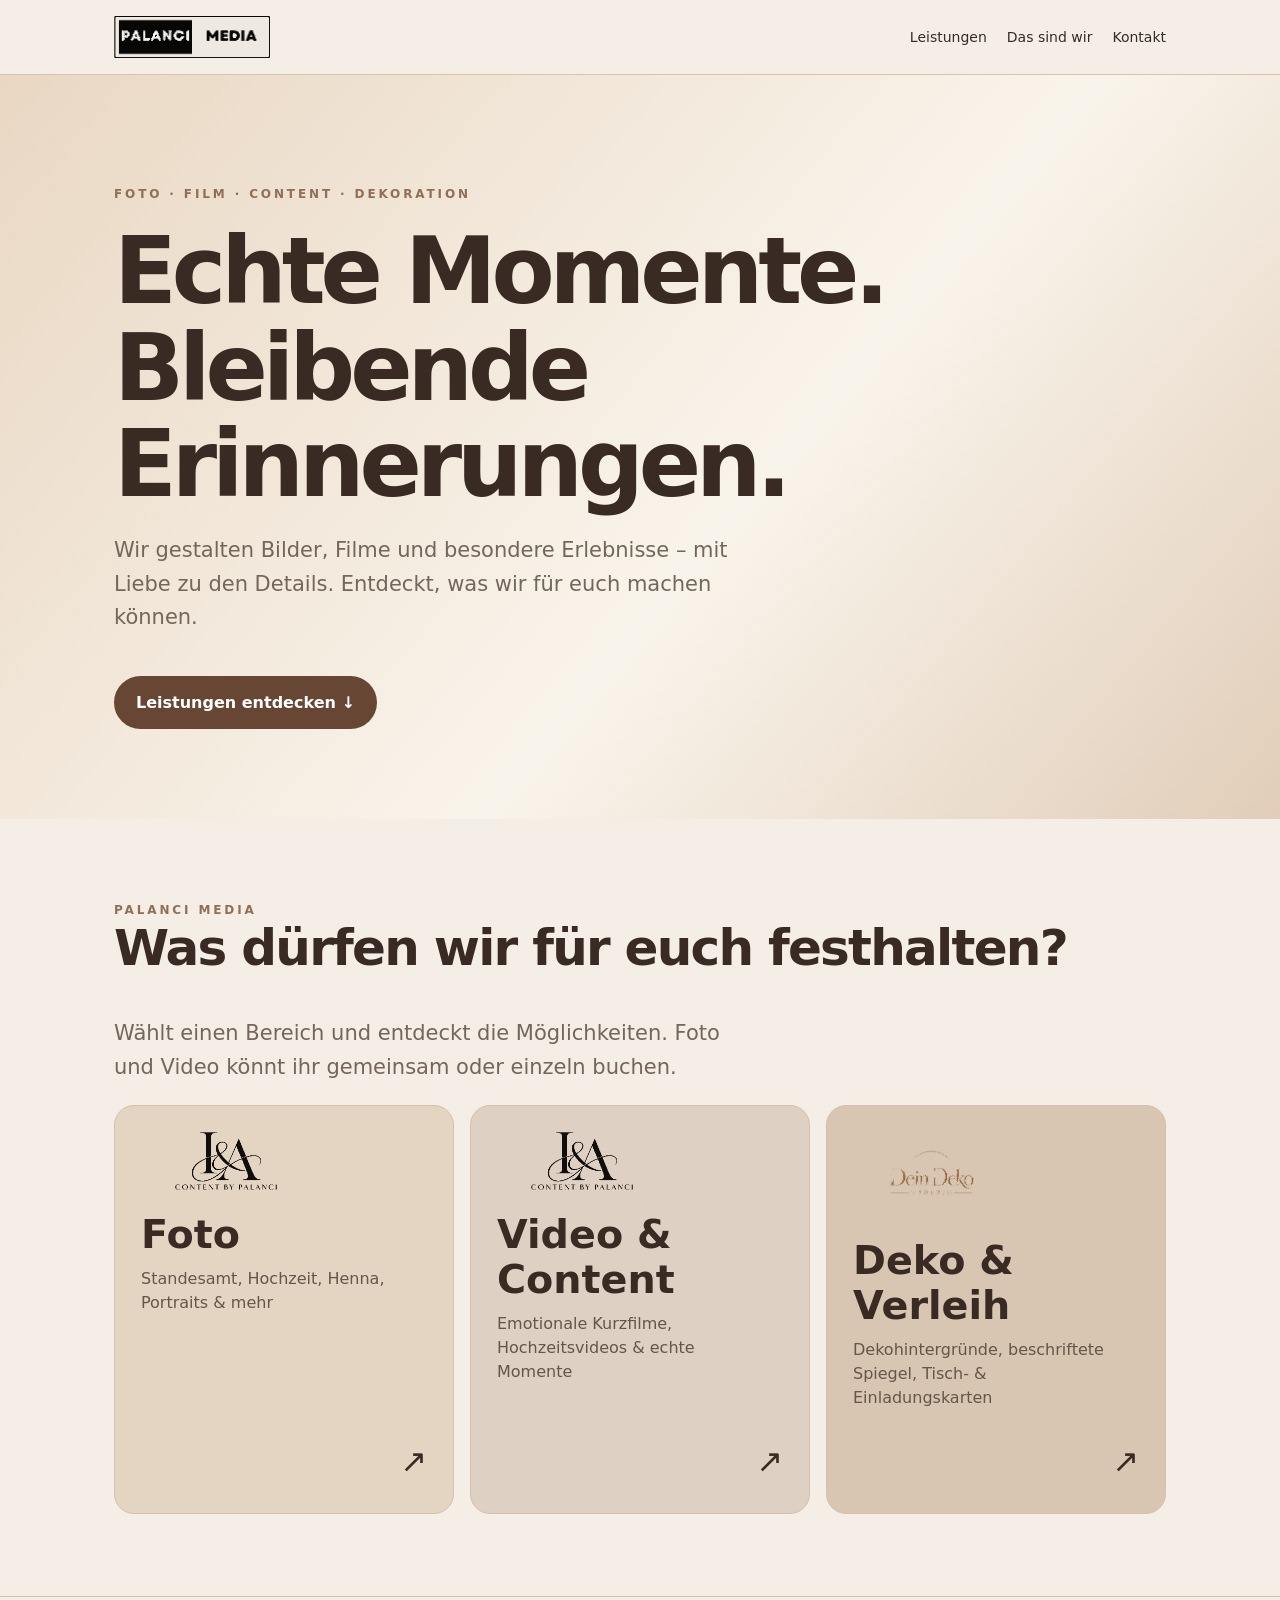
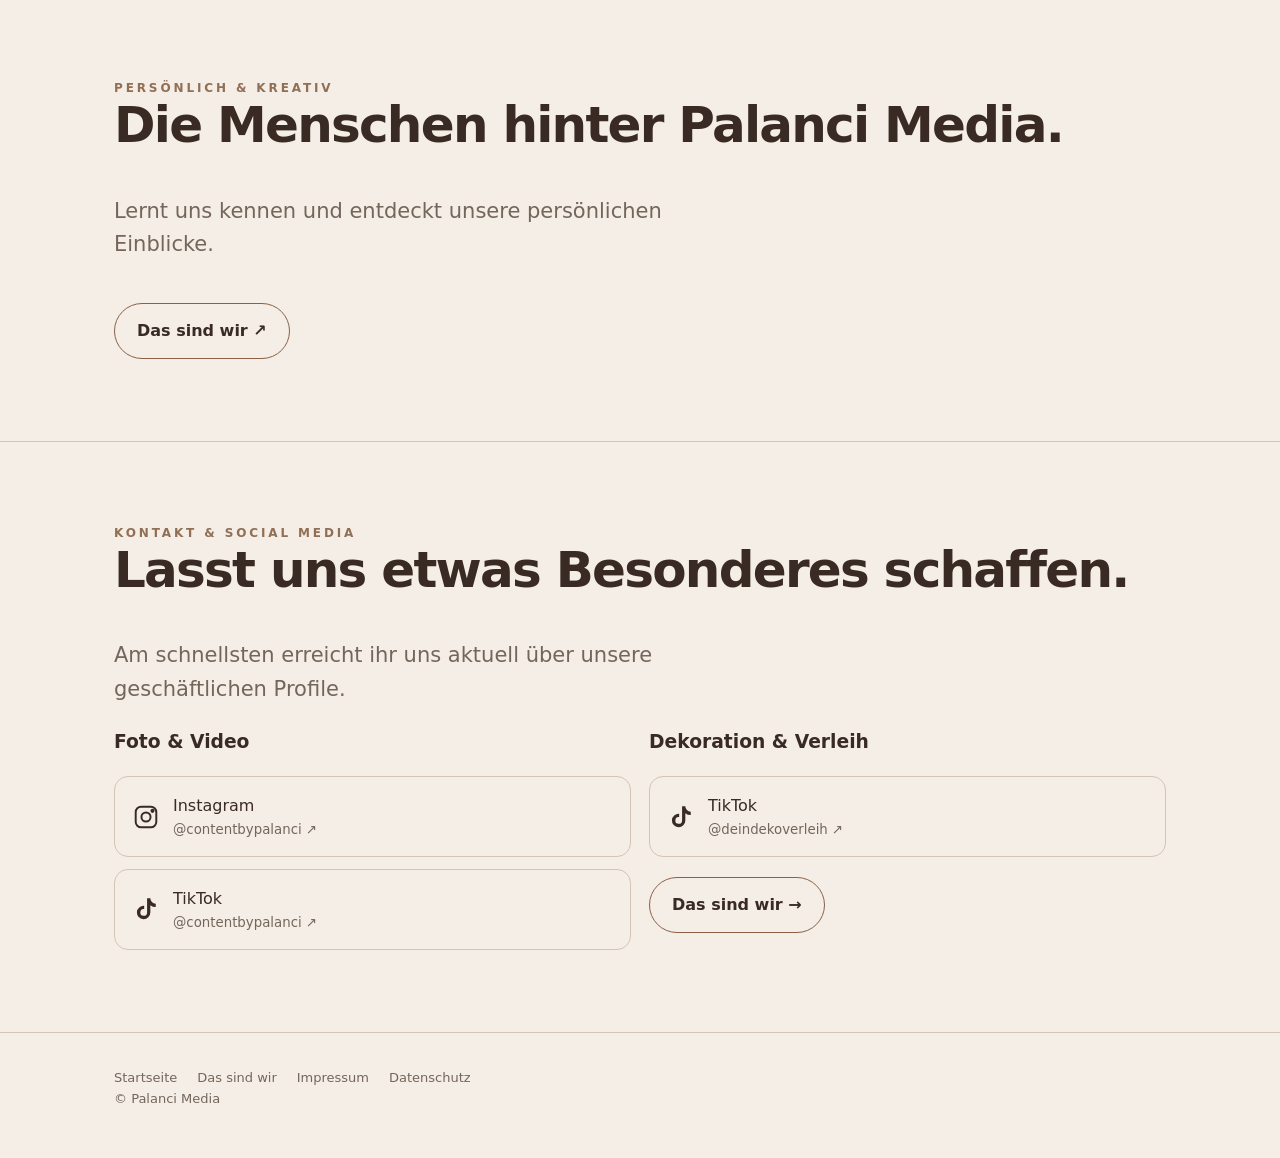
<file: index.html>
<!doctype html><html lang="de"><head><meta charset="utf-8"><meta name="viewport" content="width=device-width,initial-scale=1"><meta name="theme-color" content="#f4eee6"><meta name="description" content="Palanci Media – Fotografie, Videografie, Content Creation und Dekoration. Entdecke unsere Leistungen."><title>Palanci Media | Foto · Video · Deko</title><link rel="stylesheet" href="styles.css"></head><body><header><nav class="wrap nav"><a href="index.html" class="brand" aria-label="Palanci Media"><span class="brand-logo brand-logo-palanci"><img src="assets/palanci.png" alt="Palanci Media"></span></a><div class="navlinks"><a href="index.html#leistungen">Leistungen</a><a href="ueber-uns.html">Das sind wir</a><a href="index.html#kontakt">Kontakt</a></div></nav></header><main><div class="hero"><div class="wrap"><div class="eyebrow">Foto · Film · Content · Dekoration</div><h1>Echte Momente.<br>Bleibende Erinnerungen.</h1><p class="lead">Wir gestalten Bilder, Filme und besondere Erlebnisse – mit Liebe zu den Details. Entdeckt, was wir für euch machen können.</p><a class="btn" href="#leistungen">Leistungen entdecken ↓</a></div></div><section id="leistungen"><div class="wrap"><div class="eyebrow">Palanci Media</div><h2>Was dürfen wir für euch festhalten?</h2><p class="lead">Wählt einen Bereich und entdeckt die Möglichkeiten. Foto und Video könnt ihr gemeinsam oder einzeln buchen.</p><div class="category-grid"><a class="category-link" href="fotografie.html"><span class="brand-logo brand-logo-content"><img src="assets/content.png" alt="Content by Palanci"></span><h3>Foto</h3><p>Standesamt, Hochzeit, Henna, Portraits & mehr</p><span class="arrow">↗</span></a><a class="category-link" href="video-content.html"><span class="brand-logo brand-logo-content"><img src="assets/content.png" alt="Content by Palanci"></span><h3>Video &<br>Content</h3><p>Emotionale Kurzfilme, Hochzeitsvideos & echte Momente</p><span class="arrow">↗</span></a><a class="category-link" href="dekoration.html"><span class="brand-logo brand-logo-deko"><img src="assets/deko.png" alt="Dein Dekoverleih"></span><h3>Deko &<br>Verleih</h3><p>Dekohintergründe, beschriftete Spiegel, Tisch- & Einladungskarten</p><span class="arrow">↗</span></a></div></div></section><section><div class="wrap"><div class="eyebrow">Persönlich & kreativ</div><h2>Die Menschen hinter Palanci Media.</h2><p class="lead">Lernt uns kennen und entdeckt unsere persönlichen Einblicke.</p><a class="btn ghost" href="ueber-uns.html">Das sind wir ↗</a></div></section><section id="kontakt"><div class="wrap"><div class="eyebrow">Kontakt & Social Media</div><h2>Lasst uns etwas Besonderes schaffen.</h2><p class="lead">Am schnellsten erreicht ihr uns aktuell über unsere geschäftlichen Profile.</p><div class="grid"><div><h3>Foto & Video</h3><div class="social"><a href="https://www.instagram.com/contentbypalanci/" target="_blank" rel="noopener noreferrer"><svg viewBox="0 0 24 24" fill="none" stroke="currentColor" stroke-width="1.8" aria-hidden="true"><rect x="2.5" y="2.5" width="19" height="19" rx="5"/><circle cx="12" cy="12" r="4.2"/><circle cx="18" cy="6.3" r="1" fill="currentColor"/></svg><span>Instagram<small>@contentbypalanci ↗</small></span></a><a href="https://www.tiktok.com/@contentbypalanci" target="_blank" rel="noopener noreferrer"><svg viewBox="0 0 24 24" fill="currentColor" aria-hidden="true"><path d="M16 2h-3v13.2a3.1 3.1 0 1 1-2.7-3.1V9a6.2 6.2 0 1 0 5.7 6.2V8.5a8 8 0 0 0 5 1.7V7.1A5 5 0 0 1 16 2Z"/></svg><span>TikTok<small>@contentbypalanci ↗</small></span></a></div></div><div><h3>Dekoration & Verleih</h3><div class="social"><a href="https://www.tiktok.com/@deindekoverleih" target="_blank" rel="noopener noreferrer"><svg viewBox="0 0 24 24" fill="currentColor" aria-hidden="true"><path d="M16 2h-3v13.2a3.1 3.1 0 1 1-2.7-3.1V9a6.2 6.2 0 1 0 5.7 6.2V8.5a8 8 0 0 0 5 1.7V7.1A5 5 0 0 1 16 2Z"/></svg><span>TikTok<small>@deindekoverleih ↗</small></span></a></div><p><a href="ueber-uns.html" class="btn ghost">Das sind wir →</a></p></div></div></div></section></main><footer><div class="wrap"><div class="footerlinks"><a href="index.html">Startseite</a><a href="ueber-uns.html">Das sind wir</a><a href="impressum.html">Impressum</a><a href="datenschutz.html">Datenschutz</a></div><p>© Palanci Media</p></div></footer></body></html>
</file>
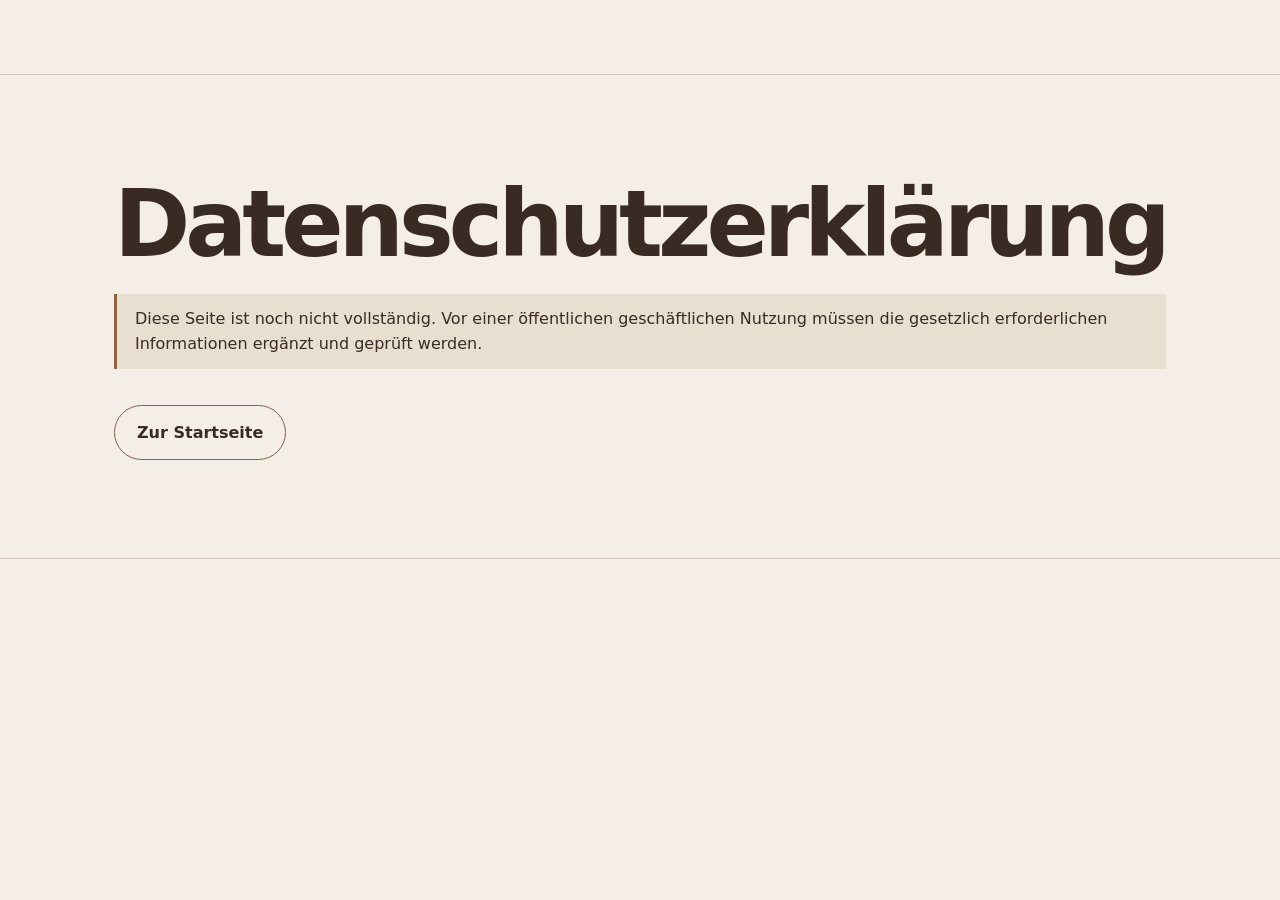
<file: datenschutz.html>
<!doctype html><html lang="de"><head><meta charset="utf-8"><meta name="viewport" content="width=device-width,initial-scale=1"><title>Datenschutzerklärung | Palanci Media</title><link rel="stylesheet" href="styles.css"></head><body><header><nav class="wrap nav"><a class="brand" href="index.html">PALANCI MEDIA</a></nav></header><main><section><div class="wrap"><h1>Datenschutzerklärung</h1><p class="notice">Diese Seite ist noch nicht vollständig. Vor einer öffentlichen geschäftlichen Nutzung müssen die gesetzlich erforderlichen Informationen ergänzt und geprüft werden.</p><p><a class="btn ghost" href="index.html">Zur Startseite</a></p></div></section></main></body></html>
</file>
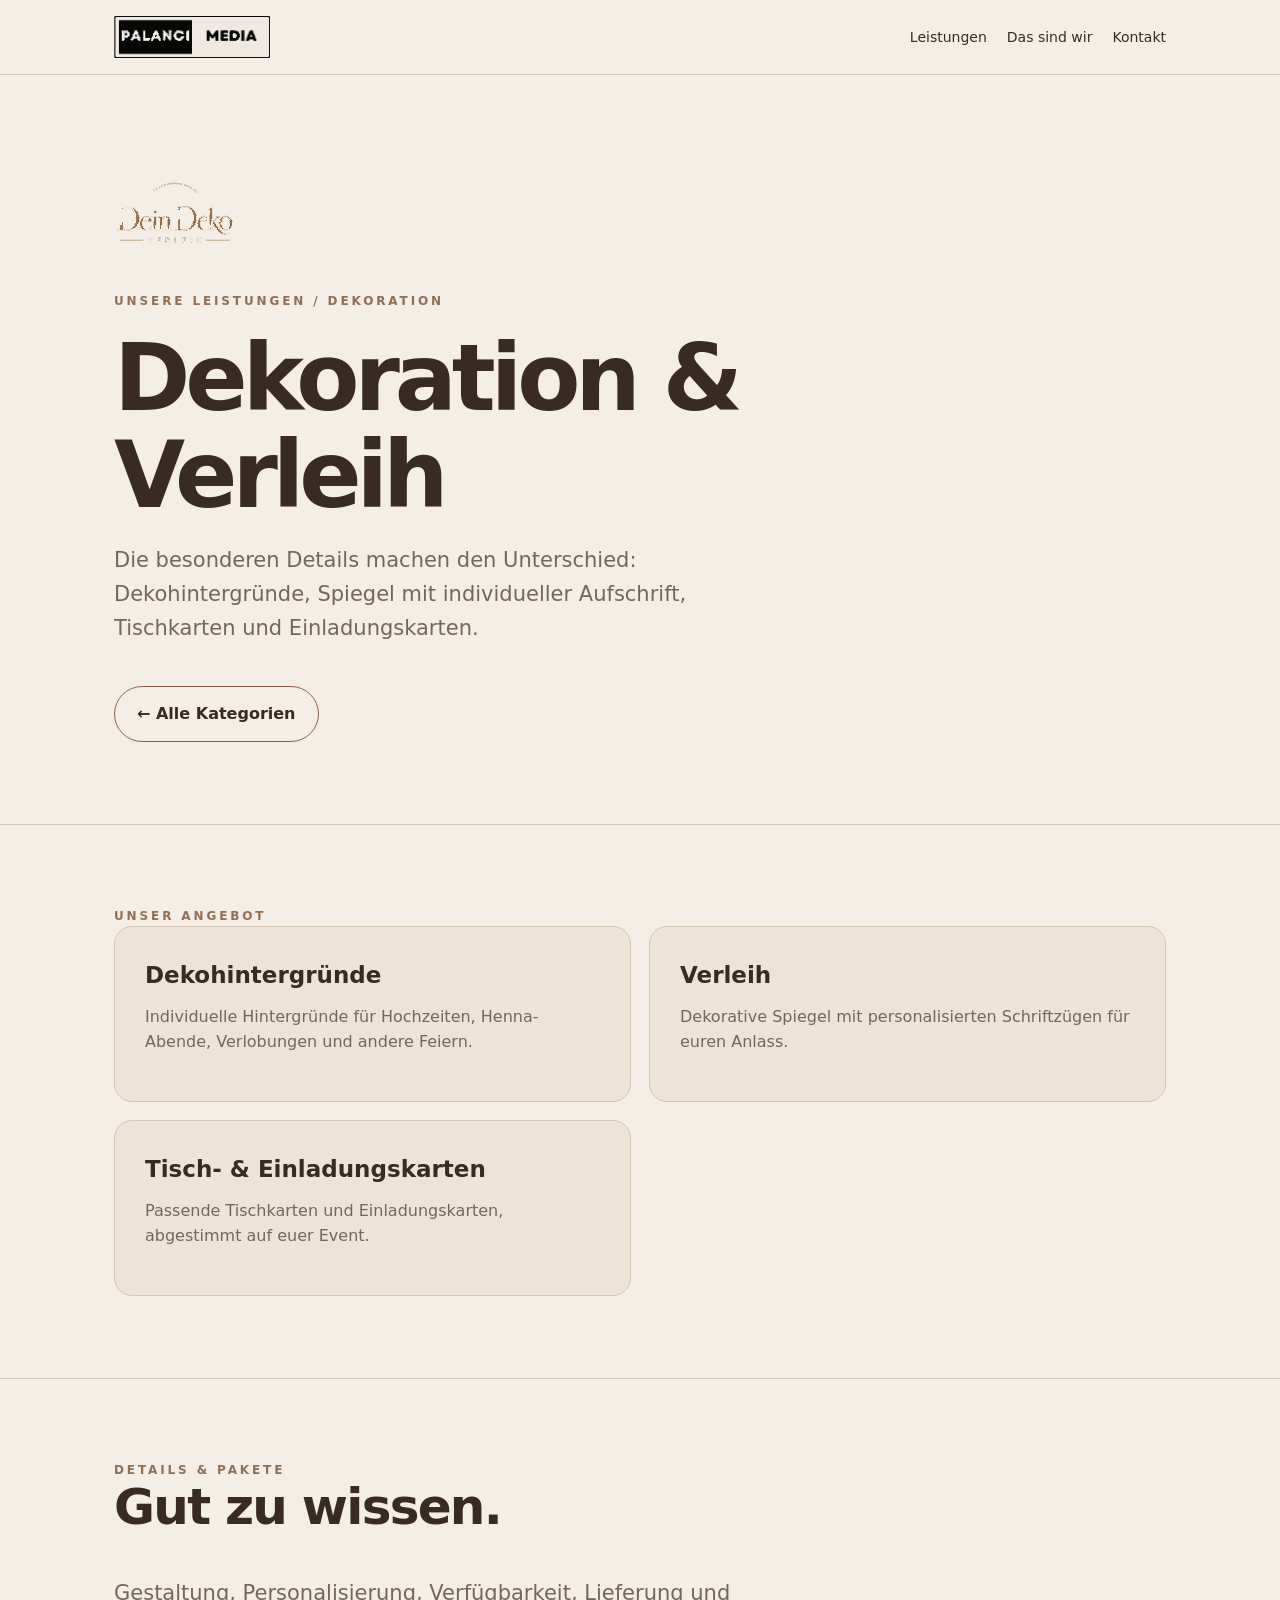
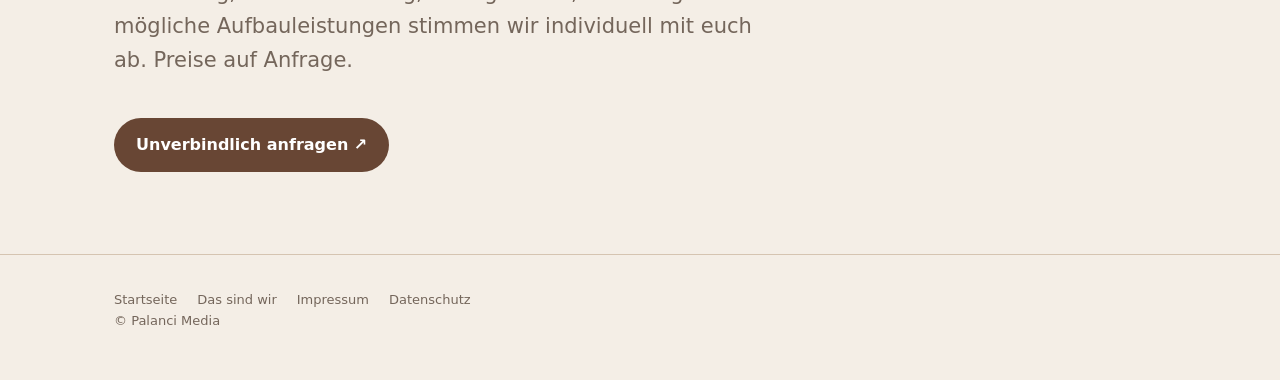
<file: dekoration.html>
<!doctype html><html lang="de"><head><meta charset="utf-8"><meta name="viewport" content="width=device-width,initial-scale=1"><meta name="theme-color" content="#f4eee6"><meta name="description" content="Palanci Media – Fotografie, Videografie, Content Creation und Dekoration. Entdecke unsere Leistungen."><title>Palanci Media | Foto · Video · Deko</title><link rel="stylesheet" href="styles.css"></head><body><header><nav class="wrap nav"><a href="index.html" class="brand"><span class="brand-logo brand-logo-palanci"><img src="assets/palanci.png" alt="Palanci Media"></span></a><div class="navlinks"><a href="index.html#leistungen">Leistungen</a><a href="ueber-uns.html">Das sind wir</a><a href="index.html#kontakt">Kontakt</a></div></nav></header><main><section><div class="wrap"><div class="detail-brand"><span class="brand-logo brand-logo-deko"><img src="assets/deko.png" alt="Dein Dekoverleih"></span></div><div class="eyebrow">Unsere Leistungen / Dekoration</div><h1>Dekoration & Verleih</h1><p class="lead">Die besonderen Details machen den Unterschied: Dekohintergründe, Spiegel mit individueller Aufschrift, Tischkarten und Einladungskarten.</p><a href="index.html#leistungen" class="btn ghost">← Alle Kategorien</a></div></section><section><div class="wrap"><div class="eyebrow">Unser Angebot</div><div class="grid"><article class="card"><h3>Dekohintergründe</h3><p>Individuelle Hintergründe für Hochzeiten, Henna-Abende, Verlobungen und andere Feiern.</p></article><article class="card"><h3>Verleih</h3><p>Dekorative Spiegel mit personalisierten Schriftzügen für euren Anlass.</p></article><article class="card"><h3>Tisch- & Einladungskarten</h3><p>Passende Tischkarten und Einladungskarten, abgestimmt auf euer Event.</p></article></div></div></section><section><div class="wrap"><div class="eyebrow">Details & Pakete</div><h2>Gut zu wissen.</h2><p class="lead">Gestaltung, Personalisierung, Verfügbarkeit, Lieferung und mögliche Aufbauleistungen stimmen wir individuell mit euch ab. Preise auf Anfrage.</p><a class="btn" href="index.html#kontakt">Unverbindlich anfragen ↗</a></div></section></main><footer><div class="wrap"><div class="footerlinks"><a href="index.html">Startseite</a><a href="ueber-uns.html">Das sind wir</a><a href="impressum.html">Impressum</a><a href="datenschutz.html">Datenschutz</a></div><p>© Palanci Media</p></div></footer></body></html>
</file>
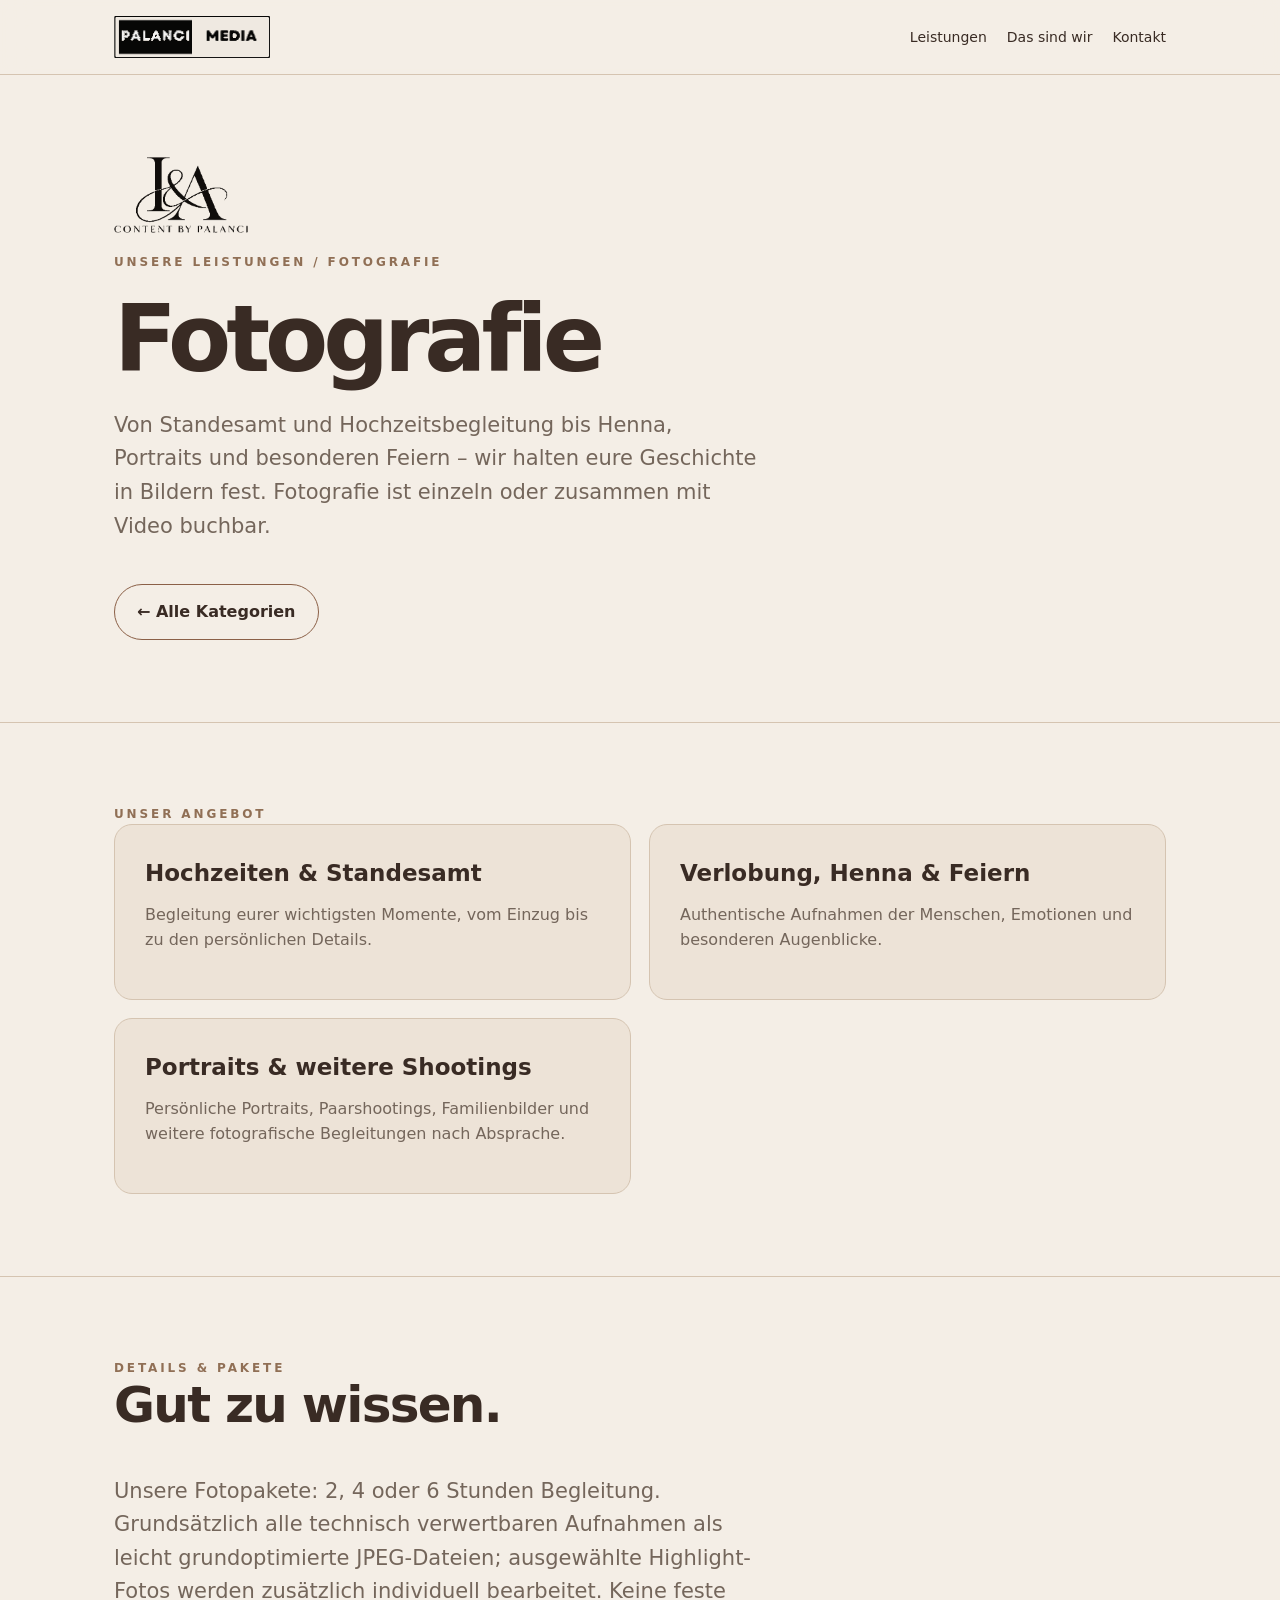
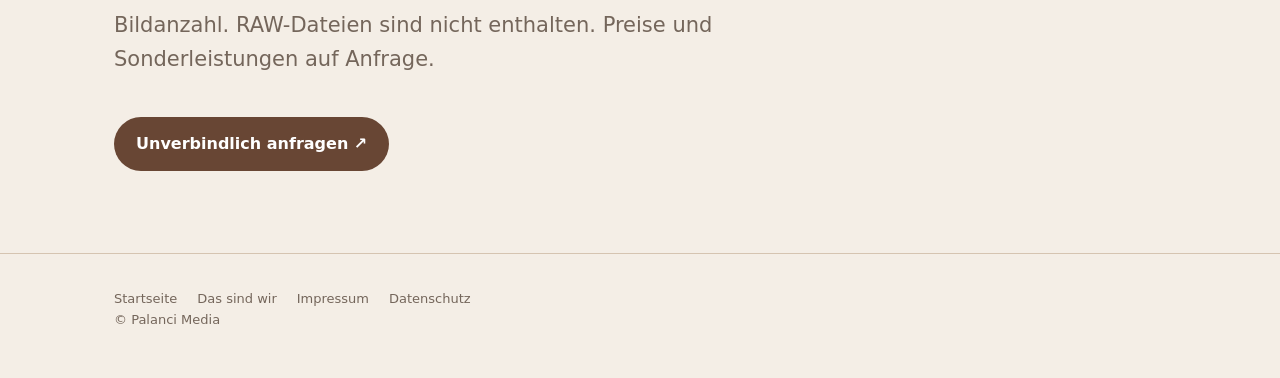
<file: fotografie.html>
<!doctype html><html lang="de"><head><meta charset="utf-8"><meta name="viewport" content="width=device-width,initial-scale=1"><meta name="theme-color" content="#f4eee6"><meta name="description" content="Palanci Media – Fotografie, Videografie, Content Creation und Dekoration. Entdecke unsere Leistungen."><title>Palanci Media | Foto · Video · Deko</title><link rel="stylesheet" href="styles.css"></head><body><header><nav class="wrap nav"><a href="index.html" class="brand"><span class="brand-logo brand-logo-palanci"><img src="assets/palanci.png" alt="Palanci Media"></span></a><div class="navlinks"><a href="index.html#leistungen">Leistungen</a><a href="ueber-uns.html">Das sind wir</a><a href="index.html#kontakt">Kontakt</a></div></nav></header><main><section><div class="wrap"><div class="detail-brand"><span class="brand-logo brand-logo-content"><img src="assets/content.png" alt="Content by Palanci"></span></div><div class="eyebrow">Unsere Leistungen / Fotografie</div><h1>Fotografie</h1><p class="lead">Von Standesamt und Hochzeitsbegleitung bis Henna, Portraits und besonderen Feiern – wir halten eure Geschichte in Bildern fest. Fotografie ist einzeln oder zusammen mit Video buchbar.</p><a href="index.html#leistungen" class="btn ghost">← Alle Kategorien</a></div></section><section><div class="wrap"><div class="eyebrow">Unser Angebot</div><div class="grid"><article class="card"><h3>Hochzeiten & Standesamt</h3><p>Begleitung eurer wichtigsten Momente, vom Einzug bis zu den persönlichen Details.</p></article><article class="card"><h3>Verlobung, Henna & Feiern</h3><p>Authentische Aufnahmen der Menschen, Emotionen und besonderen Augenblicke.</p></article><article class="card"><h3>Portraits & weitere Shootings</h3><p>Persönliche Portraits, Paarshootings, Familienbilder und weitere fotografische Begleitungen nach Absprache.</p></article></div></div></section><section><div class="wrap"><div class="eyebrow">Details & Pakete</div><h2>Gut zu wissen.</h2><p class="lead">Unsere Fotopakete: 2, 4 oder 6 Stunden Begleitung. Grundsätzlich alle technisch verwertbaren Aufnahmen als leicht grundoptimierte JPEG-Dateien; ausgewählte Highlight-Fotos werden zusätzlich individuell bearbeitet. Keine feste Bildanzahl. RAW-Dateien sind nicht enthalten. Preise und Sonderleistungen auf Anfrage.</p><a class="btn" href="index.html#kontakt">Unverbindlich anfragen ↗</a></div></section></main><footer><div class="wrap"><div class="footerlinks"><a href="index.html">Startseite</a><a href="ueber-uns.html">Das sind wir</a><a href="impressum.html">Impressum</a><a href="datenschutz.html">Datenschutz</a></div><p>© Palanci Media</p></div></footer></body></html>
</file>
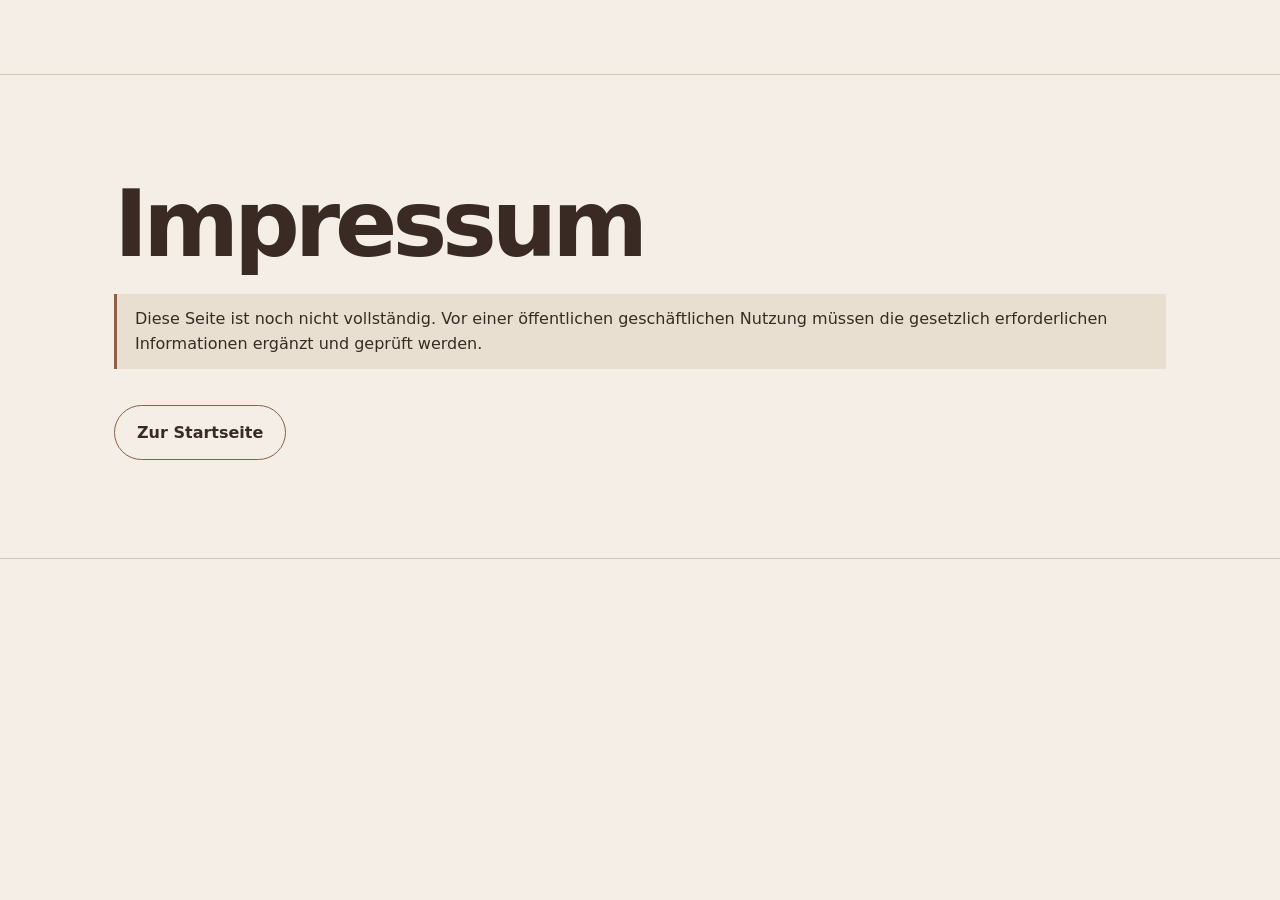
<file: impressum.html>
<!doctype html><html lang="de"><head><meta charset="utf-8"><meta name="viewport" content="width=device-width,initial-scale=1"><title>Impressum | Palanci Media</title><link rel="stylesheet" href="styles.css"></head><body><header><nav class="wrap nav"><a class="brand" href="index.html">PALANCI MEDIA</a></nav></header><main><section><div class="wrap"><h1>Impressum</h1><p class="notice">Diese Seite ist noch nicht vollständig. Vor einer öffentlichen geschäftlichen Nutzung müssen die gesetzlich erforderlichen Informationen ergänzt und geprüft werden.</p><p><a class="btn ghost" href="index.html">Zur Startseite</a></p></div></section></main></body></html>
</file>
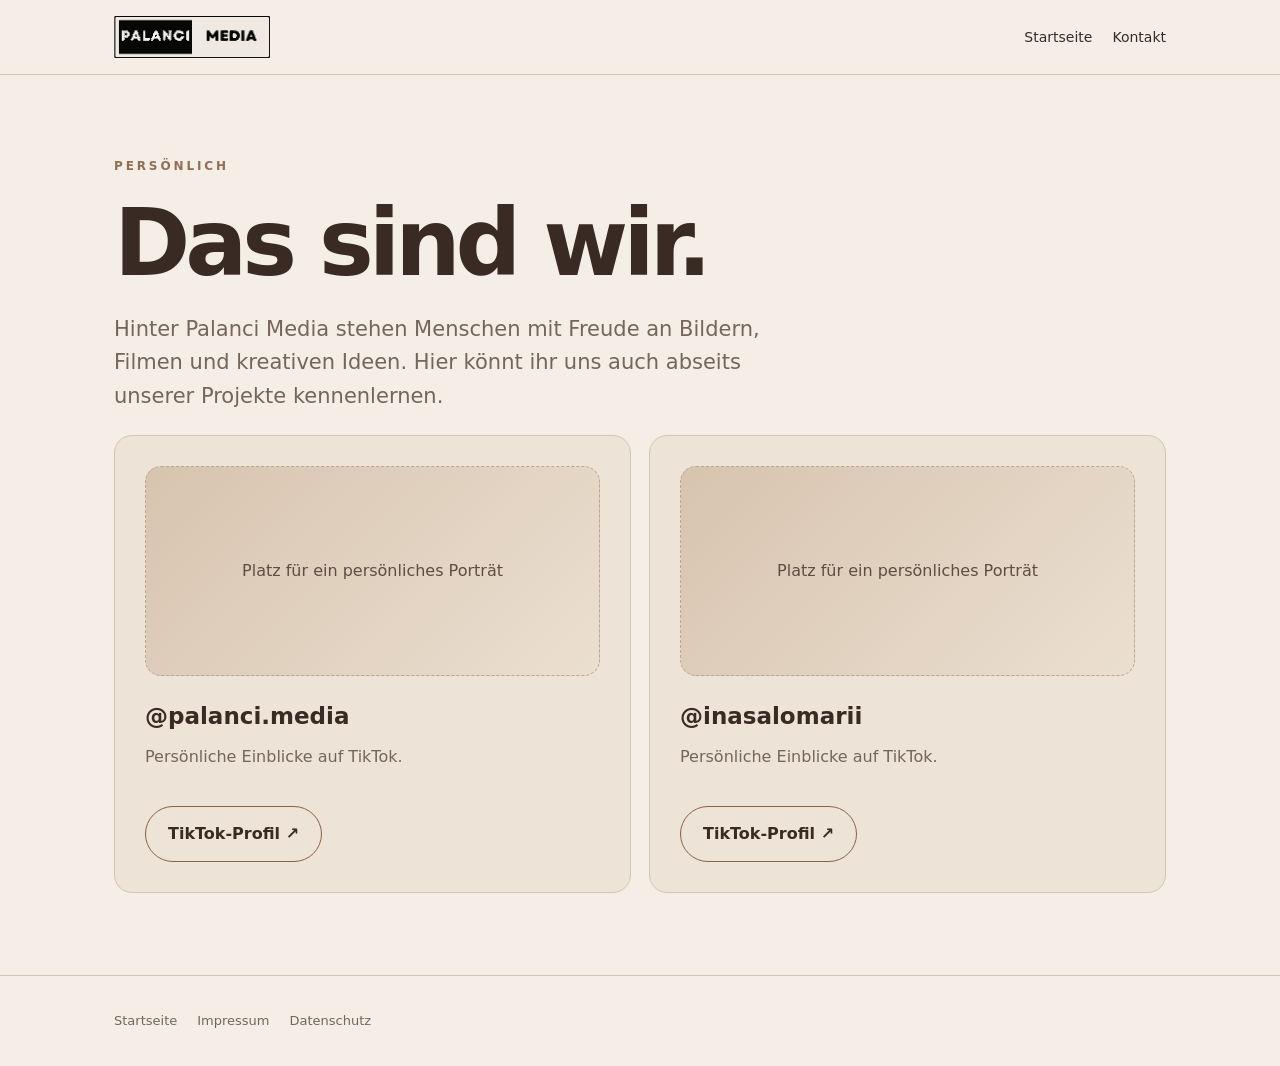
<file: ueber-uns.html>
<!doctype html><html lang="de"><head><meta charset="utf-8"><meta name="viewport" content="width=device-width,initial-scale=1"><title>Das sind wir | Palanci Media</title><link rel="stylesheet" href="styles.css"></head><body><header><nav class="wrap nav"><a class="brand" href="index.html"><span class="brand-logo brand-logo-palanci"><img src="assets/palanci.png" alt="Palanci Media"></span></a><div class="navlinks"><a href="index.html">Startseite</a><a href="index.html#kontakt">Kontakt</a></div></nav></header><main><section><div class="wrap"><div class="eyebrow">Persönlich</div><h1>Das sind wir.</h1><p class="lead">Hinter Palanci Media stehen Menschen mit Freude an Bildern, Filmen und kreativen Ideen. Hier könnt ihr uns auch abseits unserer Projekte kennenlernen.</p><div class="grid"><div class="card"><div class="placeholder">Platz für ein persönliches Porträt</div><h3 style="margin-top:22px">@palanci.media</h3><p>Persönliche Einblicke auf TikTok.</p><a class="btn ghost" href="https://www.tiktok.com/@palanci.media" target="_blank" rel="noopener noreferrer">TikTok-Profil ↗</a></div><div class="card"><div class="placeholder">Platz für ein persönliches Porträt</div><h3 style="margin-top:22px">@inasalomarii</h3><p>Persönliche Einblicke auf TikTok.</p><a class="btn ghost" href="https://www.tiktok.com/@inasalomarii" target="_blank" rel="noopener noreferrer">TikTok-Profil ↗</a></div></div></div></section></main><footer><div class="wrap footerlinks"><a href="index.html">Startseite</a><a href="impressum.html">Impressum</a><a href="datenschutz.html">Datenschutz</a></div></footer></body></html>
</file>
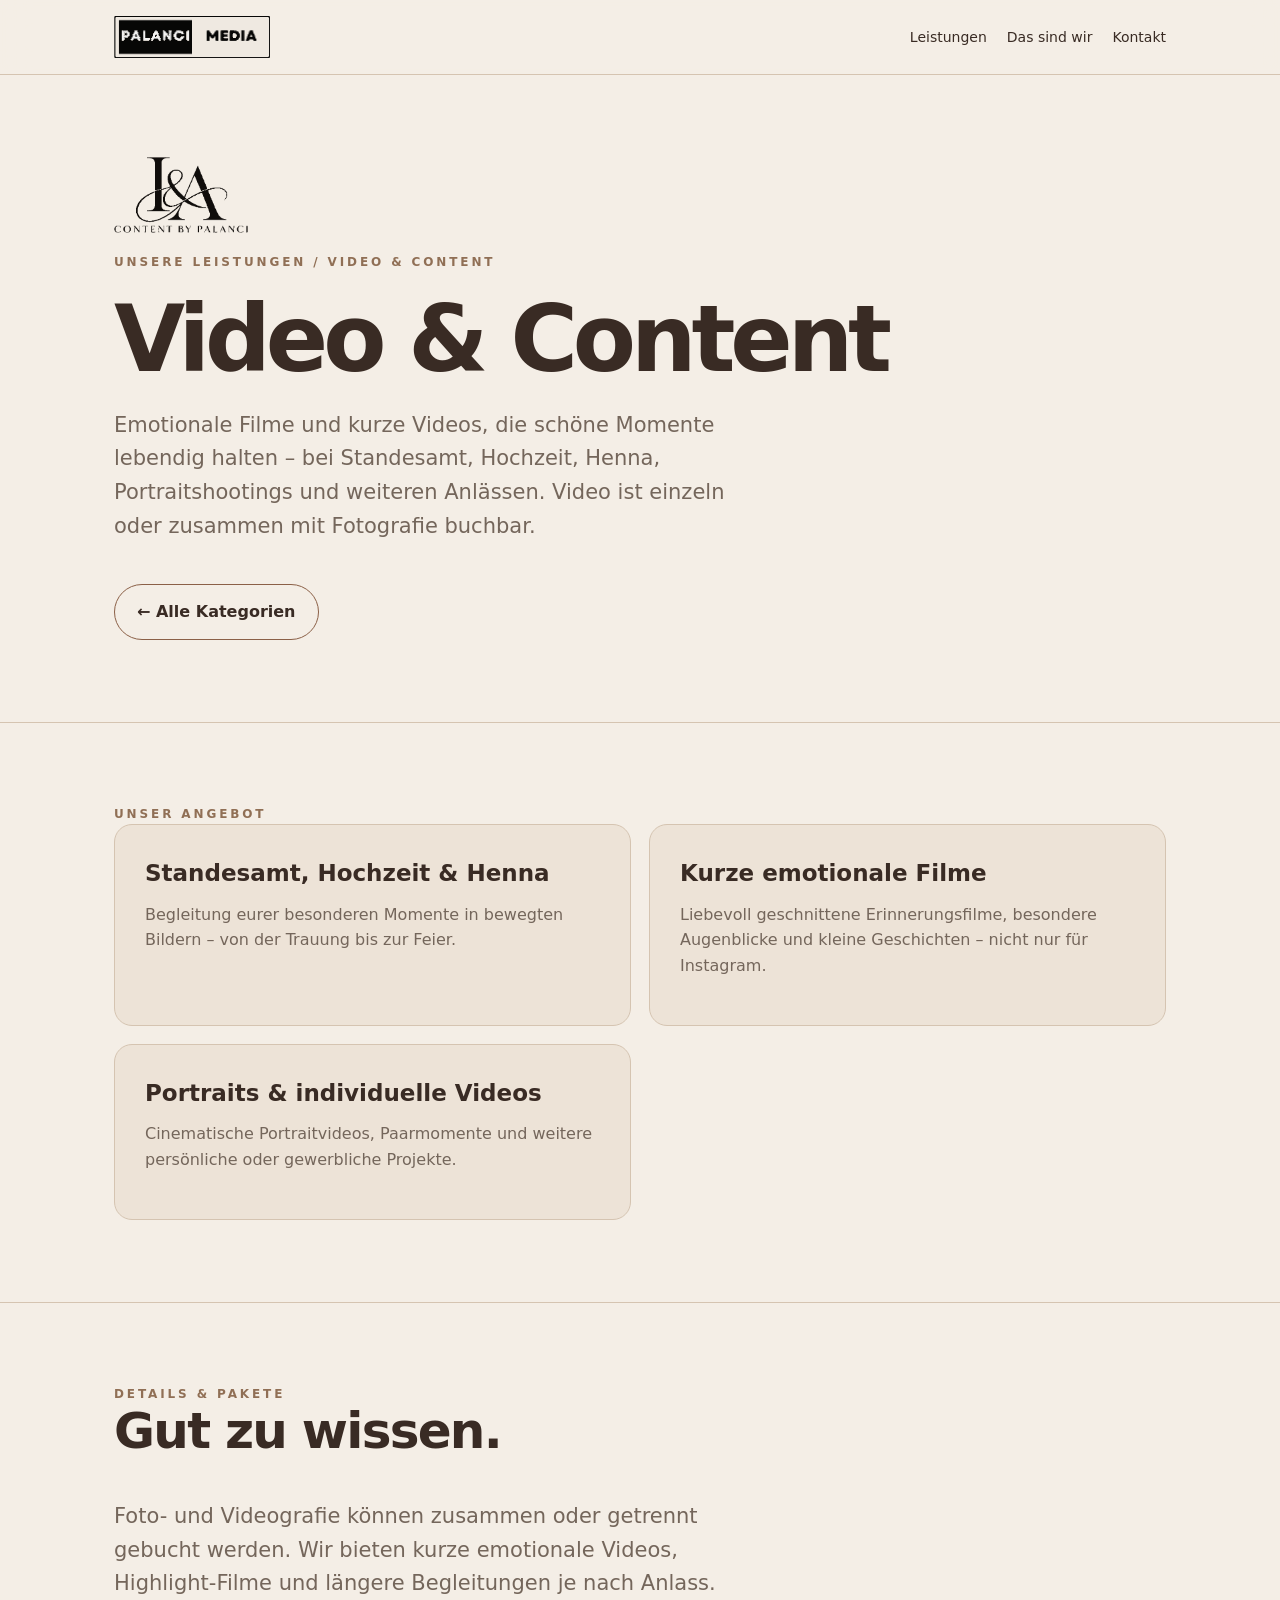
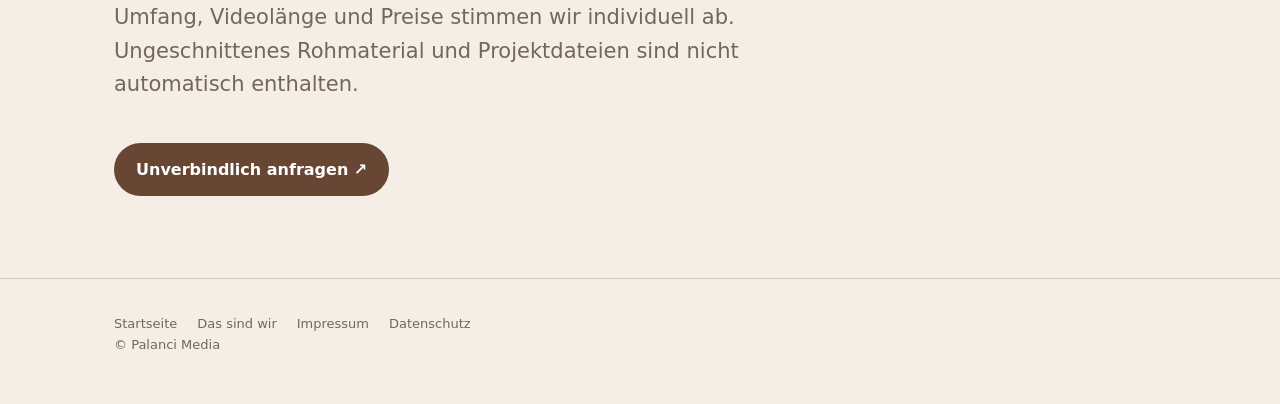
<file: video-content.html>
<!doctype html><html lang="de"><head><meta charset="utf-8"><meta name="viewport" content="width=device-width,initial-scale=1"><meta name="theme-color" content="#f4eee6"><meta name="description" content="Palanci Media – Fotografie, Videografie, Content Creation und Dekoration. Entdecke unsere Leistungen."><title>Palanci Media | Foto · Video · Deko</title><link rel="stylesheet" href="styles.css"></head><body><header><nav class="wrap nav"><a href="index.html" class="brand"><span class="brand-logo brand-logo-palanci"><img src="assets/palanci.png" alt="Palanci Media"></span></a><div class="navlinks"><a href="index.html#leistungen">Leistungen</a><a href="ueber-uns.html">Das sind wir</a><a href="index.html#kontakt">Kontakt</a></div></nav></header><main><section><div class="wrap"><div class="detail-brand"><span class="brand-logo brand-logo-content"><img src="assets/content.png" alt="Content by Palanci"></span></div><div class="eyebrow">Unsere Leistungen / Video & Content</div><h1>Video & Content</h1><p class="lead">Emotionale Filme und kurze Videos, die schöne Momente lebendig halten – bei Standesamt, Hochzeit, Henna, Portraitshootings und weiteren Anlässen. Video ist einzeln oder zusammen mit Fotografie buchbar.</p><a href="index.html#leistungen" class="btn ghost">← Alle Kategorien</a></div></section><section><div class="wrap"><div class="eyebrow">Unser Angebot</div><div class="grid"><article class="card"><h3>Standesamt, Hochzeit & Henna</h3><p>Begleitung eurer besonderen Momente in bewegten Bildern – von der Trauung bis zur Feier.</p></article><article class="card"><h3>Kurze emotionale Filme</h3><p>Liebevoll geschnittene Erinnerungsfilme, besondere Augenblicke und kleine Geschichten – nicht nur für Instagram.</p></article><article class="card"><h3>Portraits & individuelle Videos</h3><p>Cinematische Portraitvideos, Paarmomente und weitere persönliche oder gewerbliche Projekte.</p></article></div></div></section><section><div class="wrap"><div class="eyebrow">Details & Pakete</div><h2>Gut zu wissen.</h2><p class="lead">Foto- und Videografie können zusammen oder getrennt gebucht werden. Wir bieten kurze emotionale Videos, Highlight-Filme und längere Begleitungen je nach Anlass. Umfang, Videolänge und Preise stimmen wir individuell ab. Ungeschnittenes Rohmaterial und Projektdateien sind nicht automatisch enthalten.</p><a class="btn" href="index.html#kontakt">Unverbindlich anfragen ↗</a></div></section></main><footer><div class="wrap"><div class="footerlinks"><a href="index.html">Startseite</a><a href="ueber-uns.html">Das sind wir</a><a href="impressum.html">Impressum</a><a href="datenschutz.html">Datenschutz</a></div><p>© Palanci Media</p></div></footer></body></html>
</file>
<file: styles.css>
:root{--bg:#10110f;--surface:#1b1d19;--line:#3b4037;--text:#f7f4ec;--muted:#b9bdaf;--accent:#d2b88b}*{box-sizing:border-box}html{scroll-behavior:smooth}body{margin:0;background:var(--bg);color:var(--text);font-family:Inter,system-ui,-apple-system,Arial,sans-serif;line-height:1.6}a{color:inherit;text-decoration:none}a:focus-visible{outline:2px solid var(--accent);outline-offset:4px}.wrap{max-width:1100px;margin:auto;padding:0 24px}header{position:sticky;top:0;z-index:10;background:#10110fea;border-bottom:1px solid var(--line);backdrop-filter:blur(14px)}.nav{min-height:72px;display:flex;align-items:center;justify-content:space-between;gap:18px}.brand{font-weight:800;letter-spacing:.14em}.navlinks{display:flex;gap:20px;align-items:center;font-size:14px}.navlinks a:hover,.social a:hover{color:var(--accent)}.hero{padding:110px 0 90px;background:radial-gradient(ellipse at 80% 20%,#353629,transparent 52%)}.eyebrow{color:var(--accent);font-size:12px;text-transform:uppercase;letter-spacing:.24em;font-weight:700}h1,h2,h3,p{margin-top:0}h1{font-size:clamp(44px,8vw,92px);line-height:1.05;letter-spacing:-.055em;max-width:950px;margin:20px 0}h2{font-size:clamp(30px,5vw,50px);line-height:1.1;letter-spacing:-.035em}.lead{font-size:clamp(17px,2.2vw,21px);max-width:650px;color:var(--muted)}.btn{display:inline-flex;align-items:center;justify-content:center;border-radius:100px;background:var(--accent);color:#171713;padding:14px 22px;font-weight:750;margin-top:20px}.btn:hover{background:#f1d7ab}.ghost{background:transparent;border:1px solid var(--muted);color:var(--text)}section{padding:82px 0;border-bottom:1px solid var(--line)}.grid{display:grid;grid-template-columns:repeat(2,minmax(0,1fr));gap:18px}.card{background:var(--surface);border:1px solid var(--line);padding:30px;border-radius:18px}.card h3{font-size:23px;margin:0 0 10px}.card p,.muted{color:var(--muted)}.pill{display:inline-block;border:1px solid var(--line);border-radius:40px;padding:6px 12px;font-size:12px;color:var(--accent);margin-bottom:18px}.packages{display:grid;grid-template-columns:repeat(3,1fr);gap:16px}.package{border:1px solid var(--line);padding:26px;border-radius:16px}.package strong{display:block;font-size:30px;color:var(--accent)}.placeholder{min-height:210px;border:1px dashed #727665;background:linear-gradient(135deg,#252822,#171914);border-radius:16px;display:grid;place-items:center;color:var(--muted);text-align:center;padding:25px}.social{display:grid;gap:12px}.social a{display:flex;align-items:center;gap:14px;border:1px solid var(--line);border-radius:14px;padding:16px 18px}.social svg{width:26px;height:26px;flex-shrink:0}.social small{display:block;color:var(--muted)}.steps{display:grid;grid-template-columns:repeat(4,1fr);gap:16px}.steps b{font-size:35px;color:var(--accent)}footer{padding:35px 0;color:var(--muted);font-size:13px}.footerlinks{display:flex;gap:20px;flex-wrap:wrap}.notice{border-left:3px solid var(--accent);padding:12px 18px;background:var(--surface)}@media(max-width:720px){.nav{align-items:flex-start;padding-top:15px;padding-bottom:15px;flex-direction:column}.navlinks{gap:16px;flex-wrap:wrap}.hero{padding:75px 0 65px}.grid,.packages,.steps{grid-template-columns:1fr}section{padding:62px 0}.card{padding:23px}}
/* Warm editorial redesign */ :root{--bg:#f4eee6;--surface:#e9dfd1;--line:#d5c4b1;--text:#392b24;--muted:#74665b;--accent:#8b6047}body{background:var(--bg)}header{background:#f4eee6ed}.hero{background:linear-gradient(130deg,#e9d7c3,#f9f4eb 58%,#e1cdb9)}.brand{letter-spacing:.16em}.eyebrow{color:#906f55}.card,.package{background:#ede3d7}.btn{background:#684634;color:#fff}.btn:hover{background:#4d352a}.ghost{color:var(--text);background:transparent;border:1px solid var(--accent)}.ghost:hover{color:#fff}.pill{color:#83563c}.placeholder{background:linear-gradient(135deg,#d7c4af,#ebdfd0);color:#5f4d42;border-color:#bca78e}.category-grid{display:grid;grid-template-columns:repeat(3,minmax(0,1fr));gap:16px}.category-link{display:flex;flex-direction:column;justify-content:space-between;min-height:310px;background:#e4d4c2;border:1px solid #d5c0ac;border-radius:20px;padding:29px;transition:transform .2s,box-shadow .2s}.category-link:nth-child(2){background:#ded0c2}.category-link:nth-child(3){background:#d8c5b2}.category-link:hover{transform:translateY(-5px);box-shadow:0 15px 35px #61472b22}.category-link h3{font-size:clamp(28px,3.2vw,40px);line-height:1.1;margin:0}.category-link p{color:#65564b}.category-link .arrow{font-size:32px;align-self:flex-end}.hero h1{max-width:850px}.detail-list{display:grid;gap:14px;margin-top:24px}.detail-list article{border-bottom:1px solid var(--line);padding:17px 0}.detail-list h3{margin-bottom:5px}.small-note{font-size:13px;color:var(--muted)}@media(max-width:760px){.category-grid{grid-template-columns:1fr}.category-link{min-height:220px}}

/* Brand logos: text fallback is visible until the exact PNG assets are uploaded */
.brand-logo{display:inline-flex;align-items:center;justify-content:center;min-width:110px;min-height:40px;position:relative;vertical-align:middle}.brand-logo img{display:block;position:relative;z-index:1;max-width:100%;width:auto;height:auto;max-height:86px;object-fit:contain}.brand-logo-palanci{background:#1d1815;border-radius:9px;padding:4px 12px;min-width:156px}.brand-logo-palanci img{max-height:36px}.brand-logo-content img{max-height:60px;max-width:180px}.brand-logo-deko img{max-height:86px;max-width:185px}.brand-fallback{font-size:12px;font-weight:750;letter-spacing:.07em;text-align:center;position:absolute;color:#694d3b}.brand-logo-palanci .brand-fallback{color:#fff}.category-link .brand-logo{align-self:flex-start;margin-bottom:8px}.detail-brand{margin:0 0 14px}.detail-brand .brand-logo{min-height:62px}@media(max-width:720px){.brand-logo-palanci{min-width:142px}.brand-logo-palanci img{max-height:31px}.category-link .brand-logo{margin-bottom:10px}}

/* Logo refinement: the file itself is the complete brand mark. */
.brand-logo{display:inline-flex;position:relative;align-items:center;justify-content:center;min-width:0;min-height:0;width:auto;height:auto;background:transparent;border:0;padding:0;overflow:visible;vertical-align:middle}
.brand-logo .brand-fallback{display:none!important}
.brand-logo img{display:block;position:static;width:auto;max-width:100%;height:auto;object-fit:contain}
.brand-logo-palanci{display:inline-flex;background:transparent;border:0;padding:0;border-radius:0;min-width:0}
.brand-logo-palanci img{height:43px;max-height:43px;width:auto;max-width:180px;object-fit:contain}
.brand-logo-content img{height:58px;max-height:58px;max-width:180px;object-fit:contain;object-position:center}
.brand-logo-deko img{height:84px;max-height:84px;max-width:170px;object-fit:contain;object-position:center}
.brand{display:inline-flex;align-items:center;font-size:0;line-height:1;white-space:nowrap}
.nav{min-height:74px;gap:26px}
.category-link{gap:10px;align-items:flex-start;padding:26px}
.category-link .brand-logo{align-self:flex-start;margin:0 0 8px}
.category-link .brand-logo-content{width:170px}
.category-link .brand-logo-deko{width:155px}
.category-link h3{margin:4px 0 0;font-size:clamp(30px,3.1vw,42px);line-height:1.13}
.category-link p{font-size:16px;line-height:1.5;max-width:25ch}
.category-link .arrow{align-self:flex-end;margin-top:auto}
.detail-brand{display:flex;align-items:center;justify-content:flex-start;margin:0 0 20px;min-height:70px}
.detail-brand .brand-logo-content img{height:76px;max-height:76px;max-width:235px}
.detail-brand .brand-logo-deko img{height:115px;max-height:115px;max-width:225px}
@media(max-width:720px){.brand-logo-palanci img{height:34px;max-height:34px;max-width:148px}.nav{gap:14px}.category-link{min-height:240px;padding:22px;gap:8px}.category-link .brand-logo-content img{height:50px;max-height:50px}.category-link .brand-logo-deko img{height:76px;max-height:76px}.detail-brand .brand-logo-content img{height:65px;max-height:65px}.detail-brand .brand-logo-deko img{height:90px;max-height:90px}}
</file>
